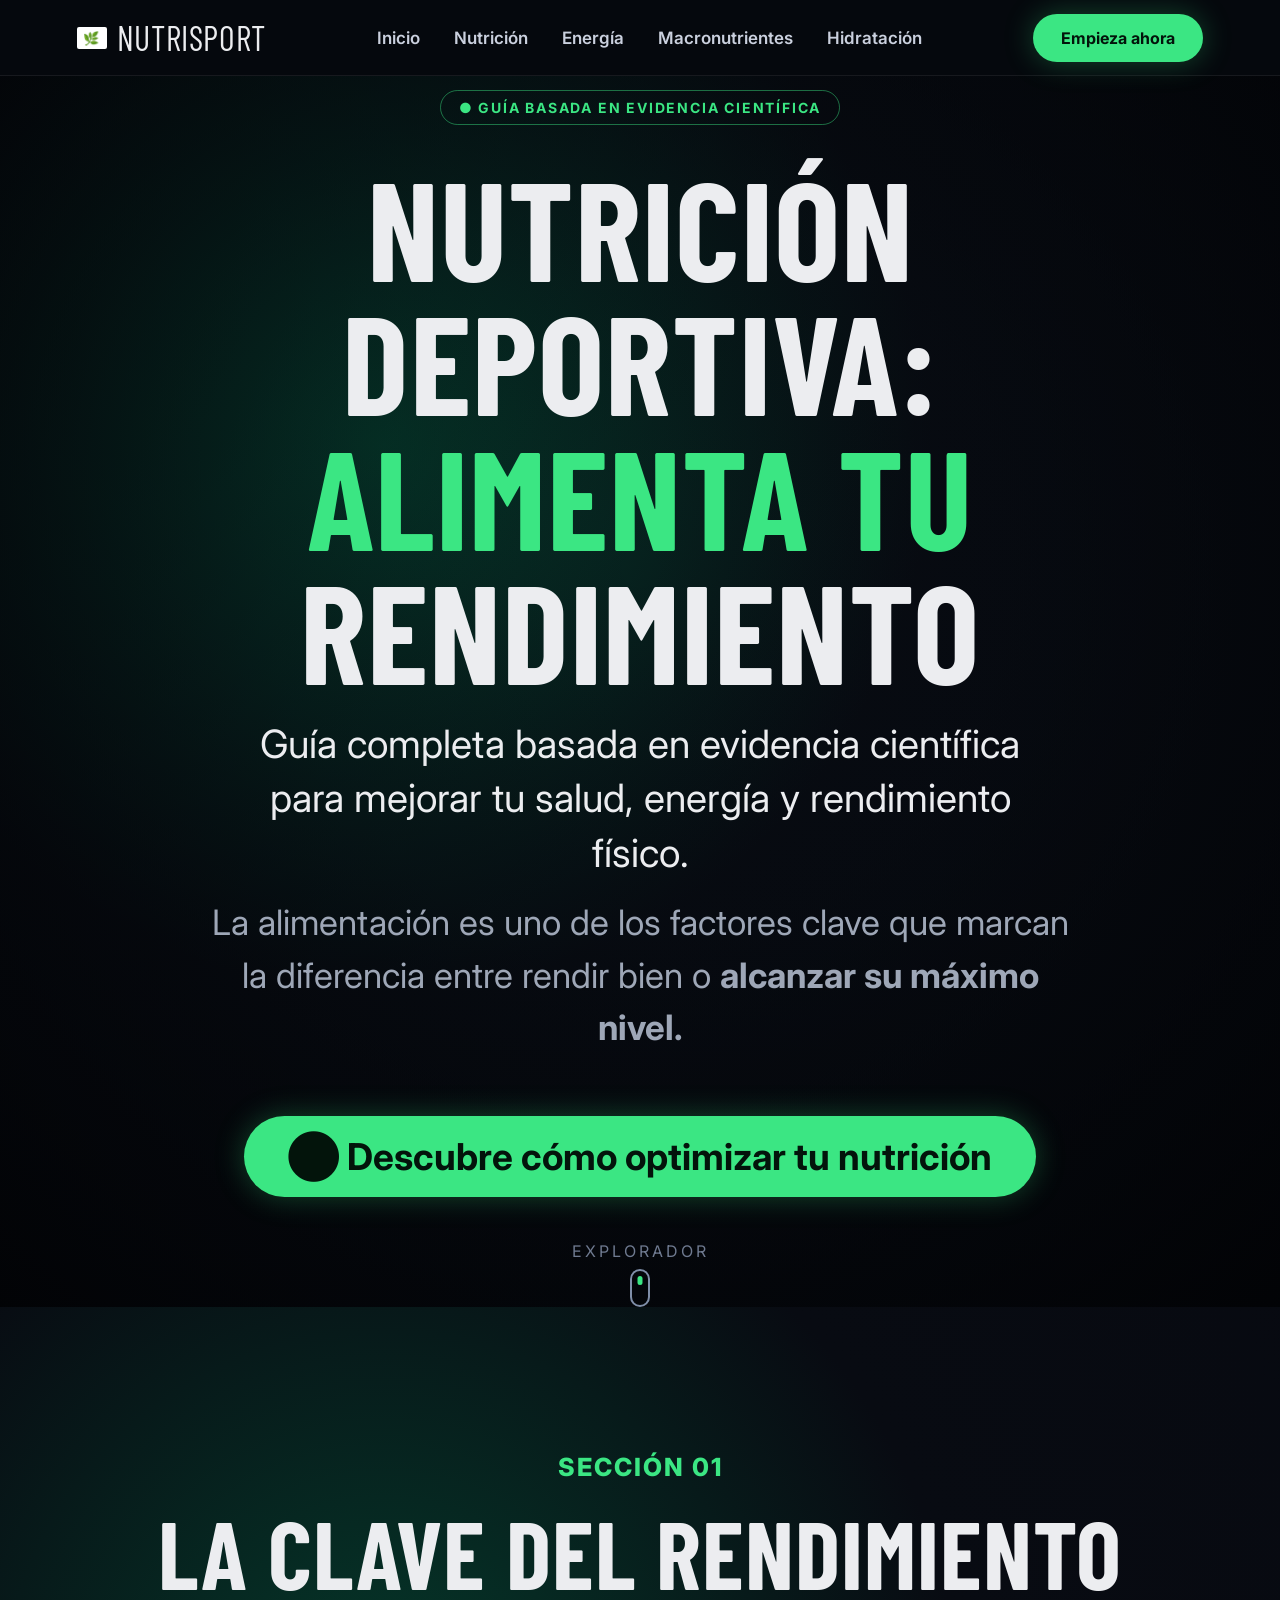
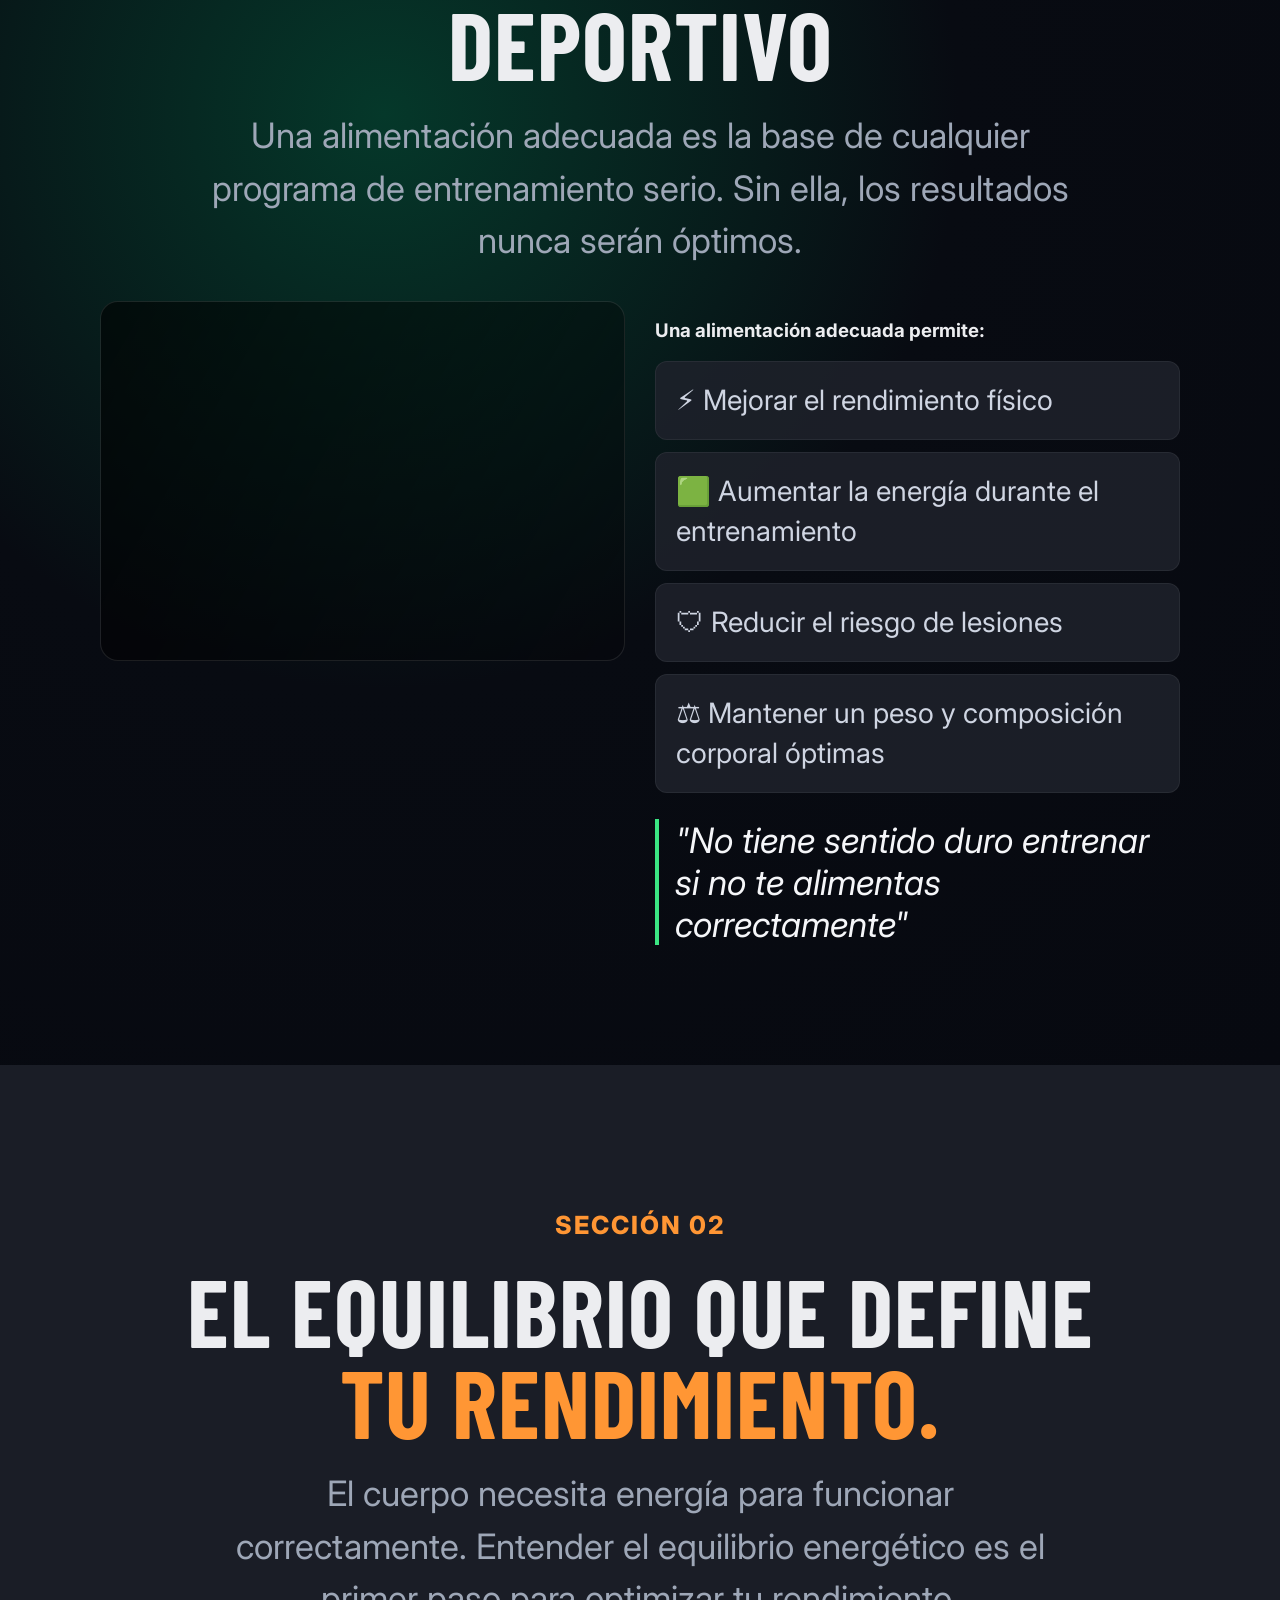
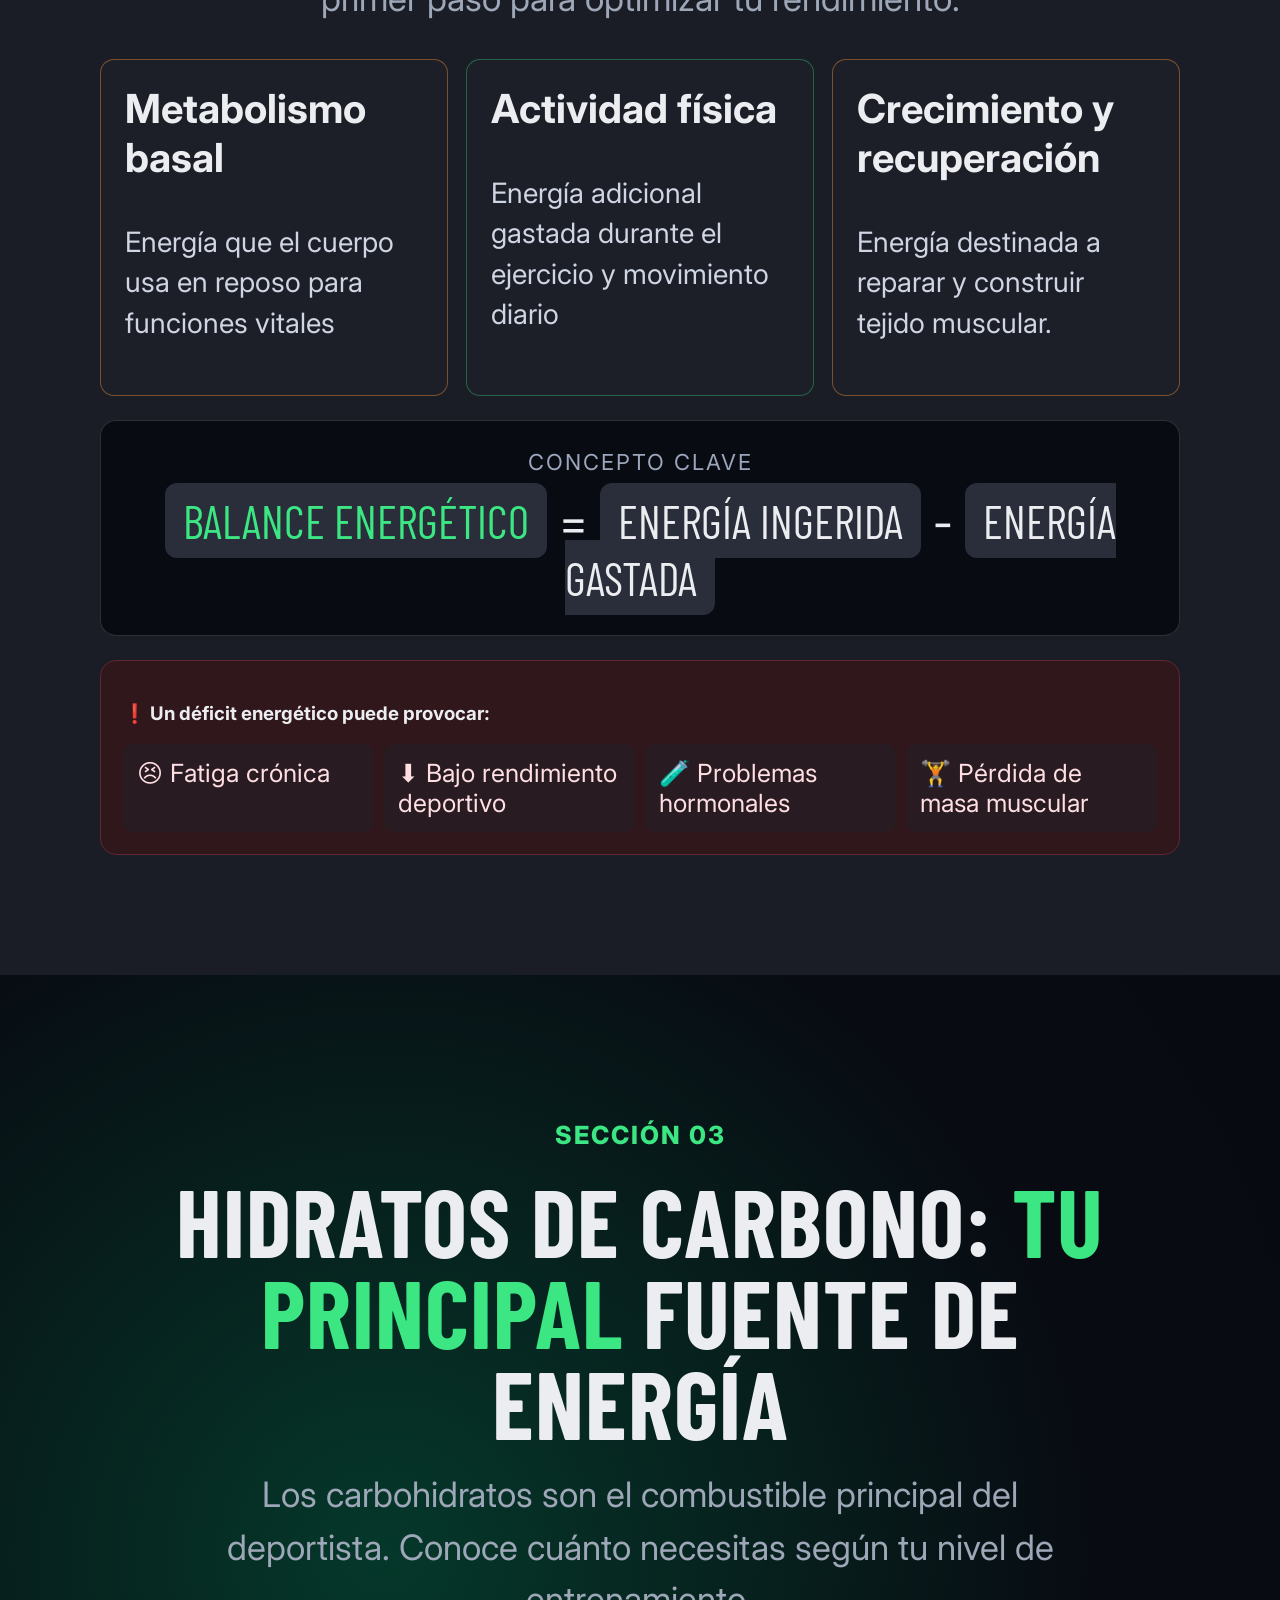
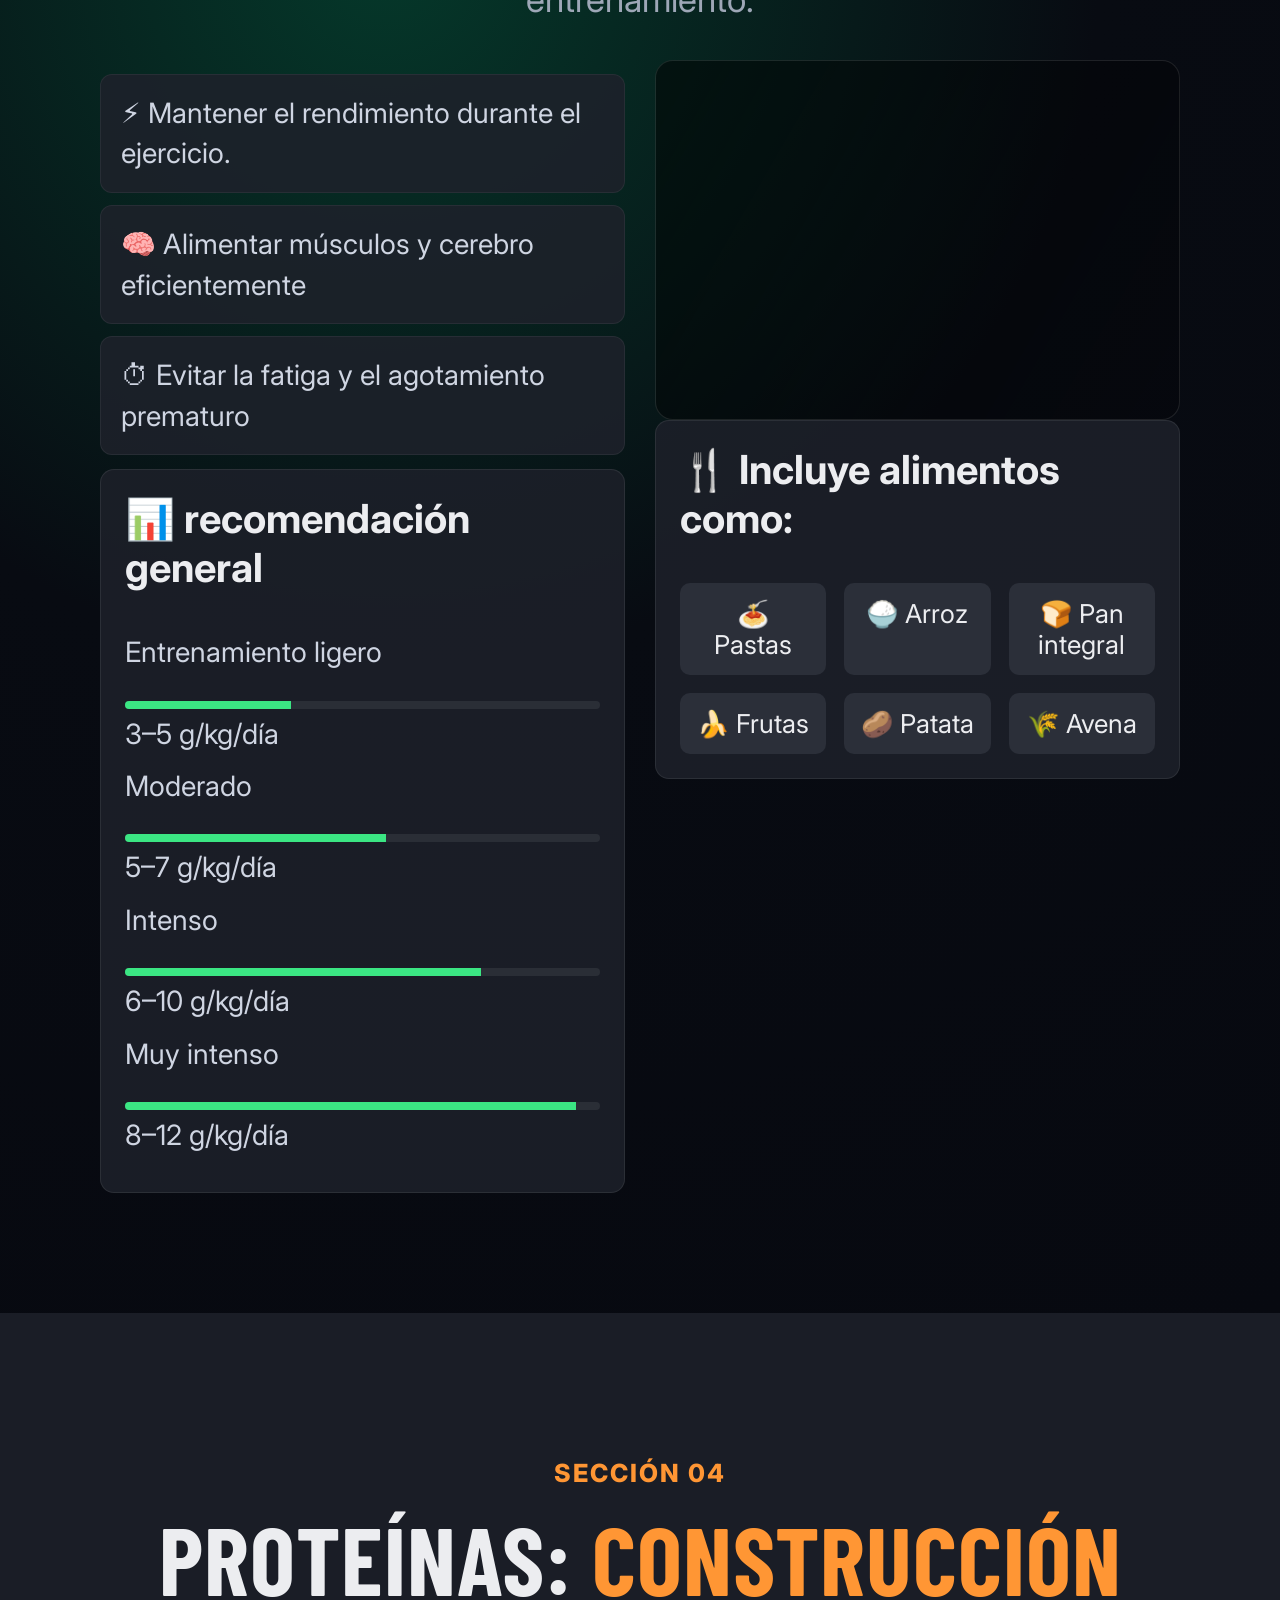
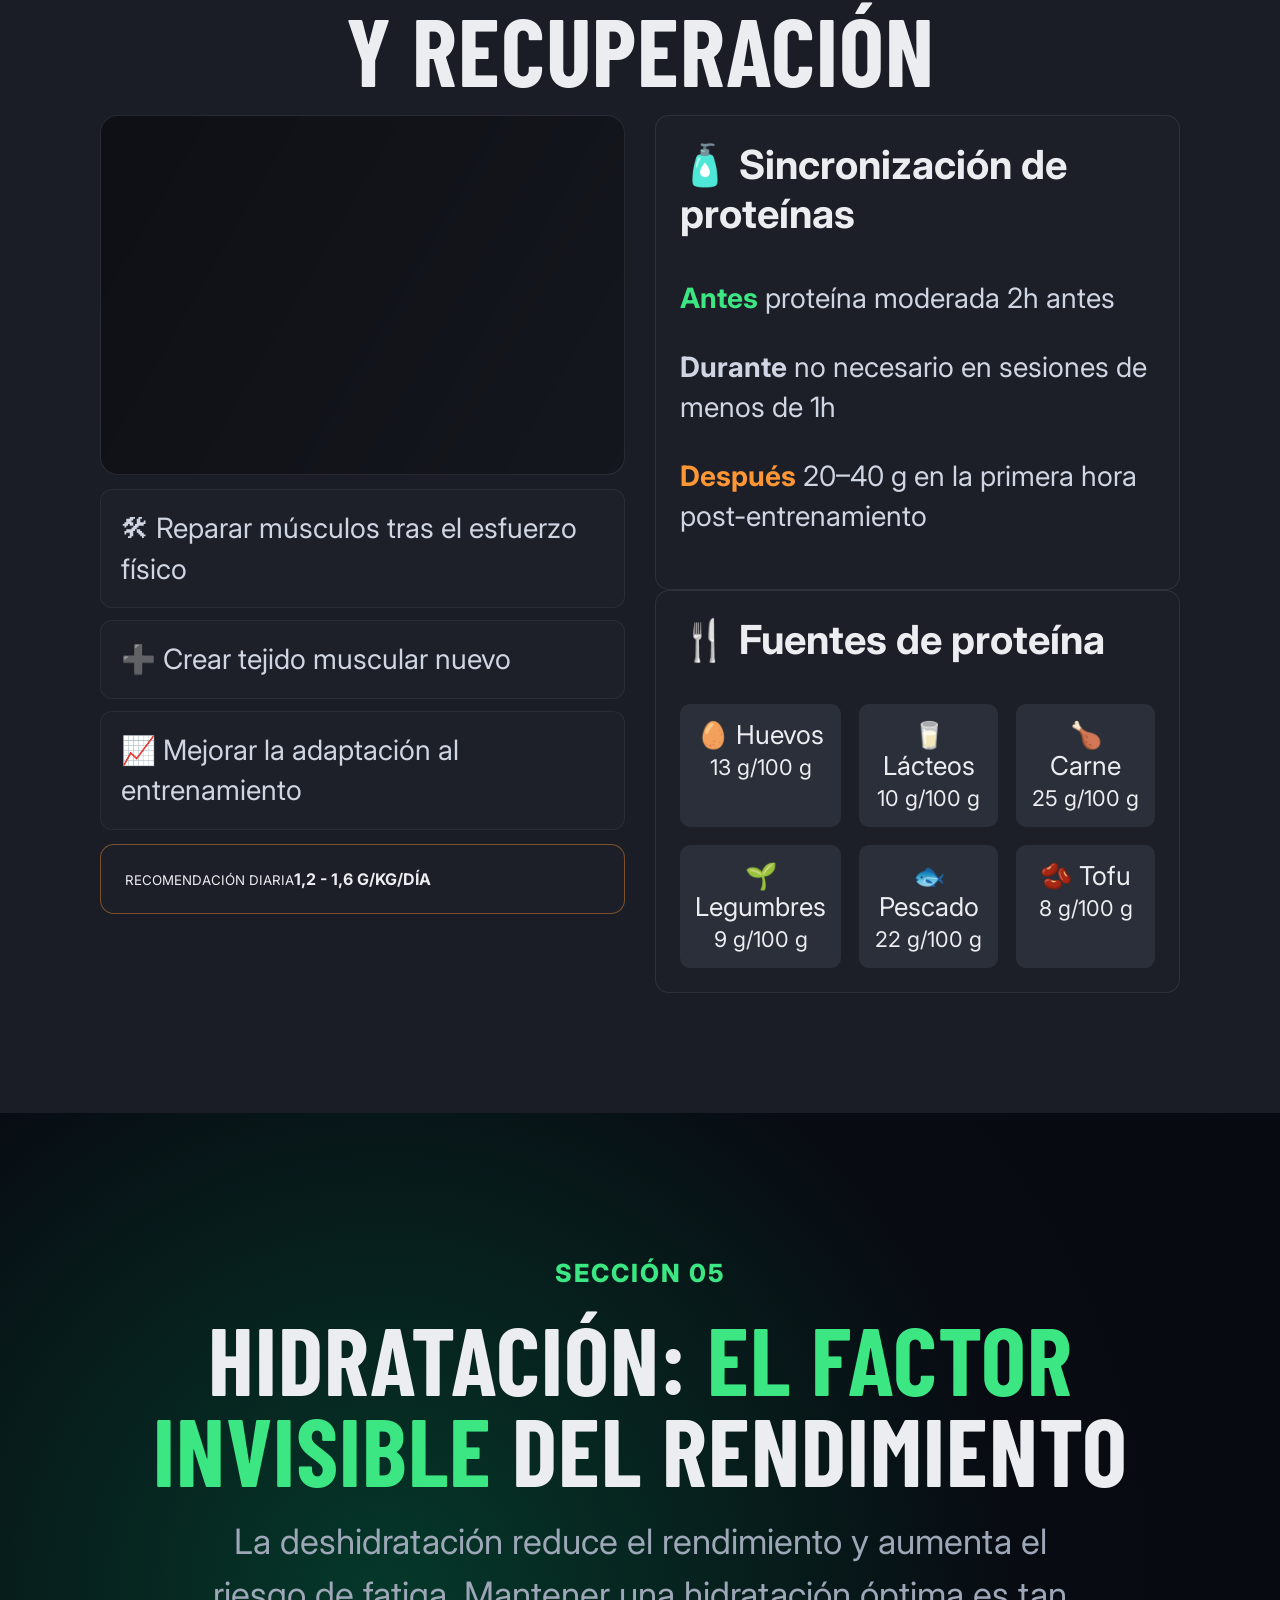
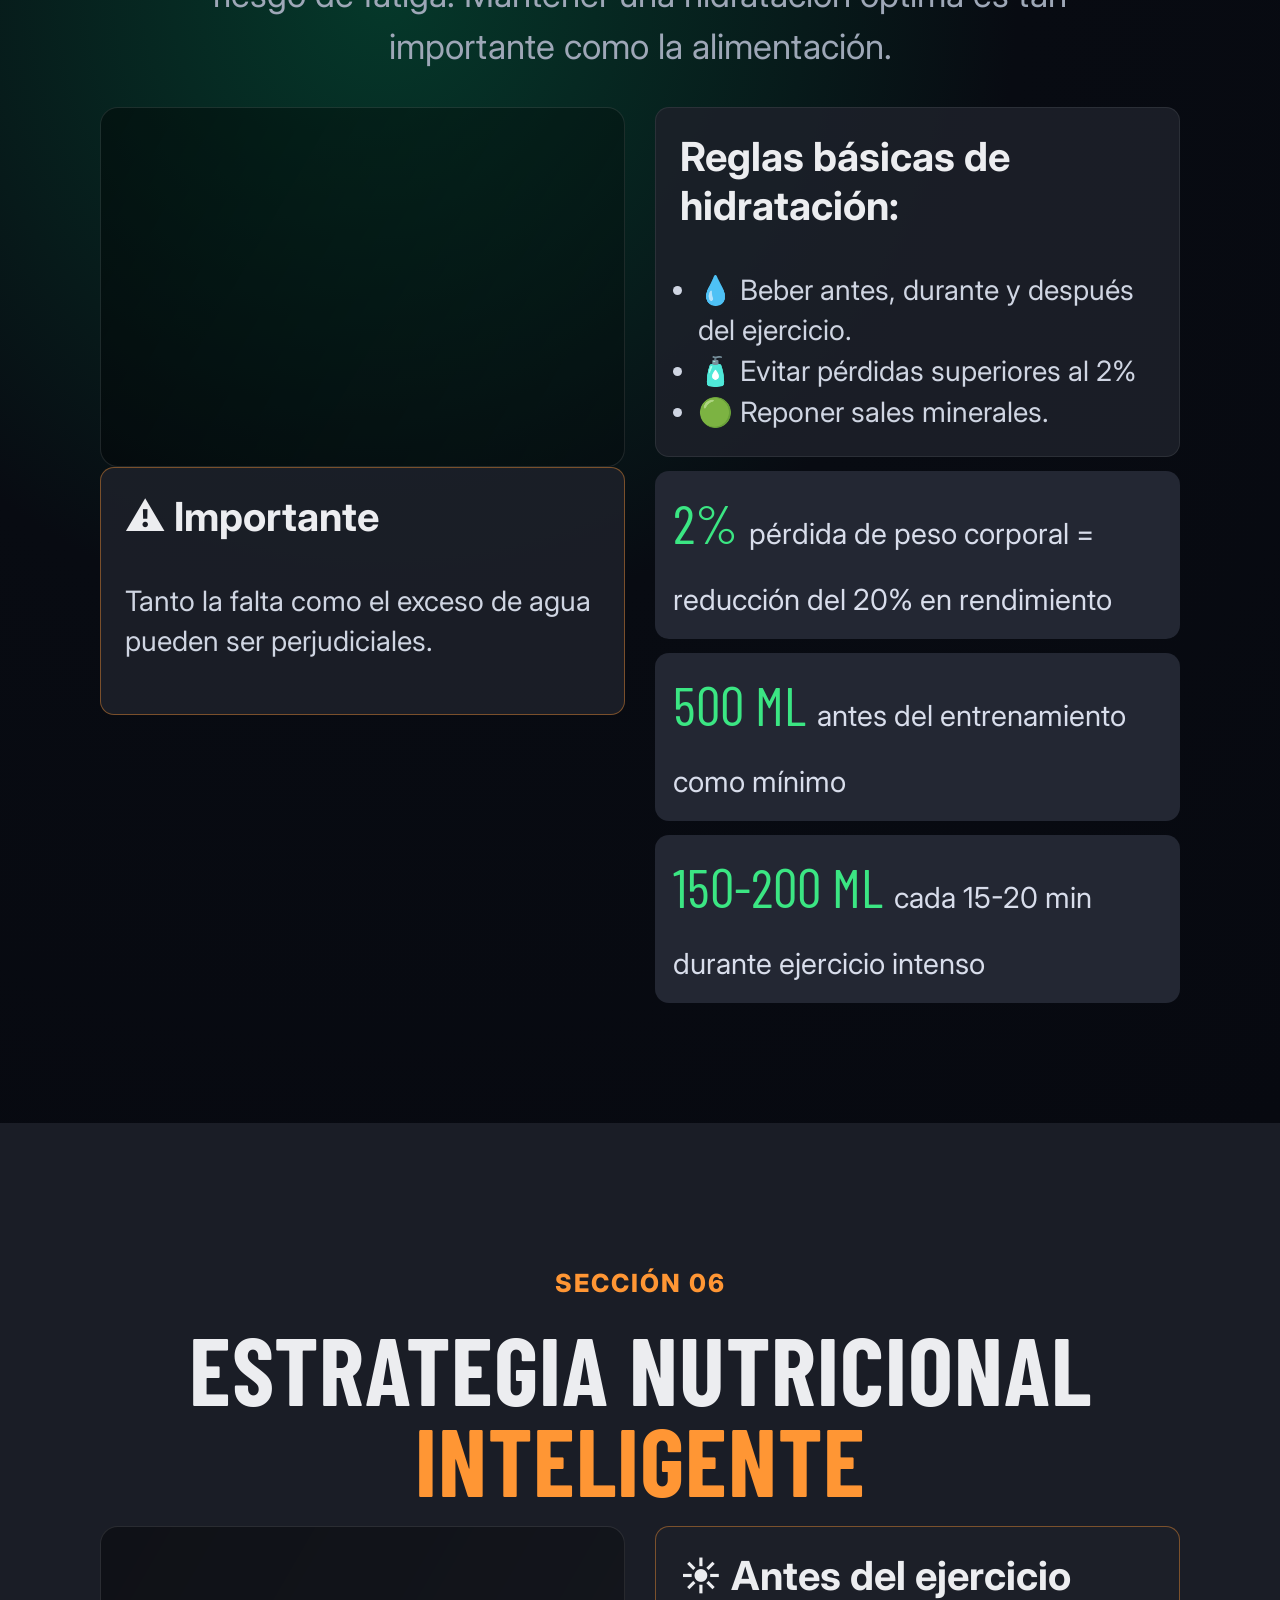
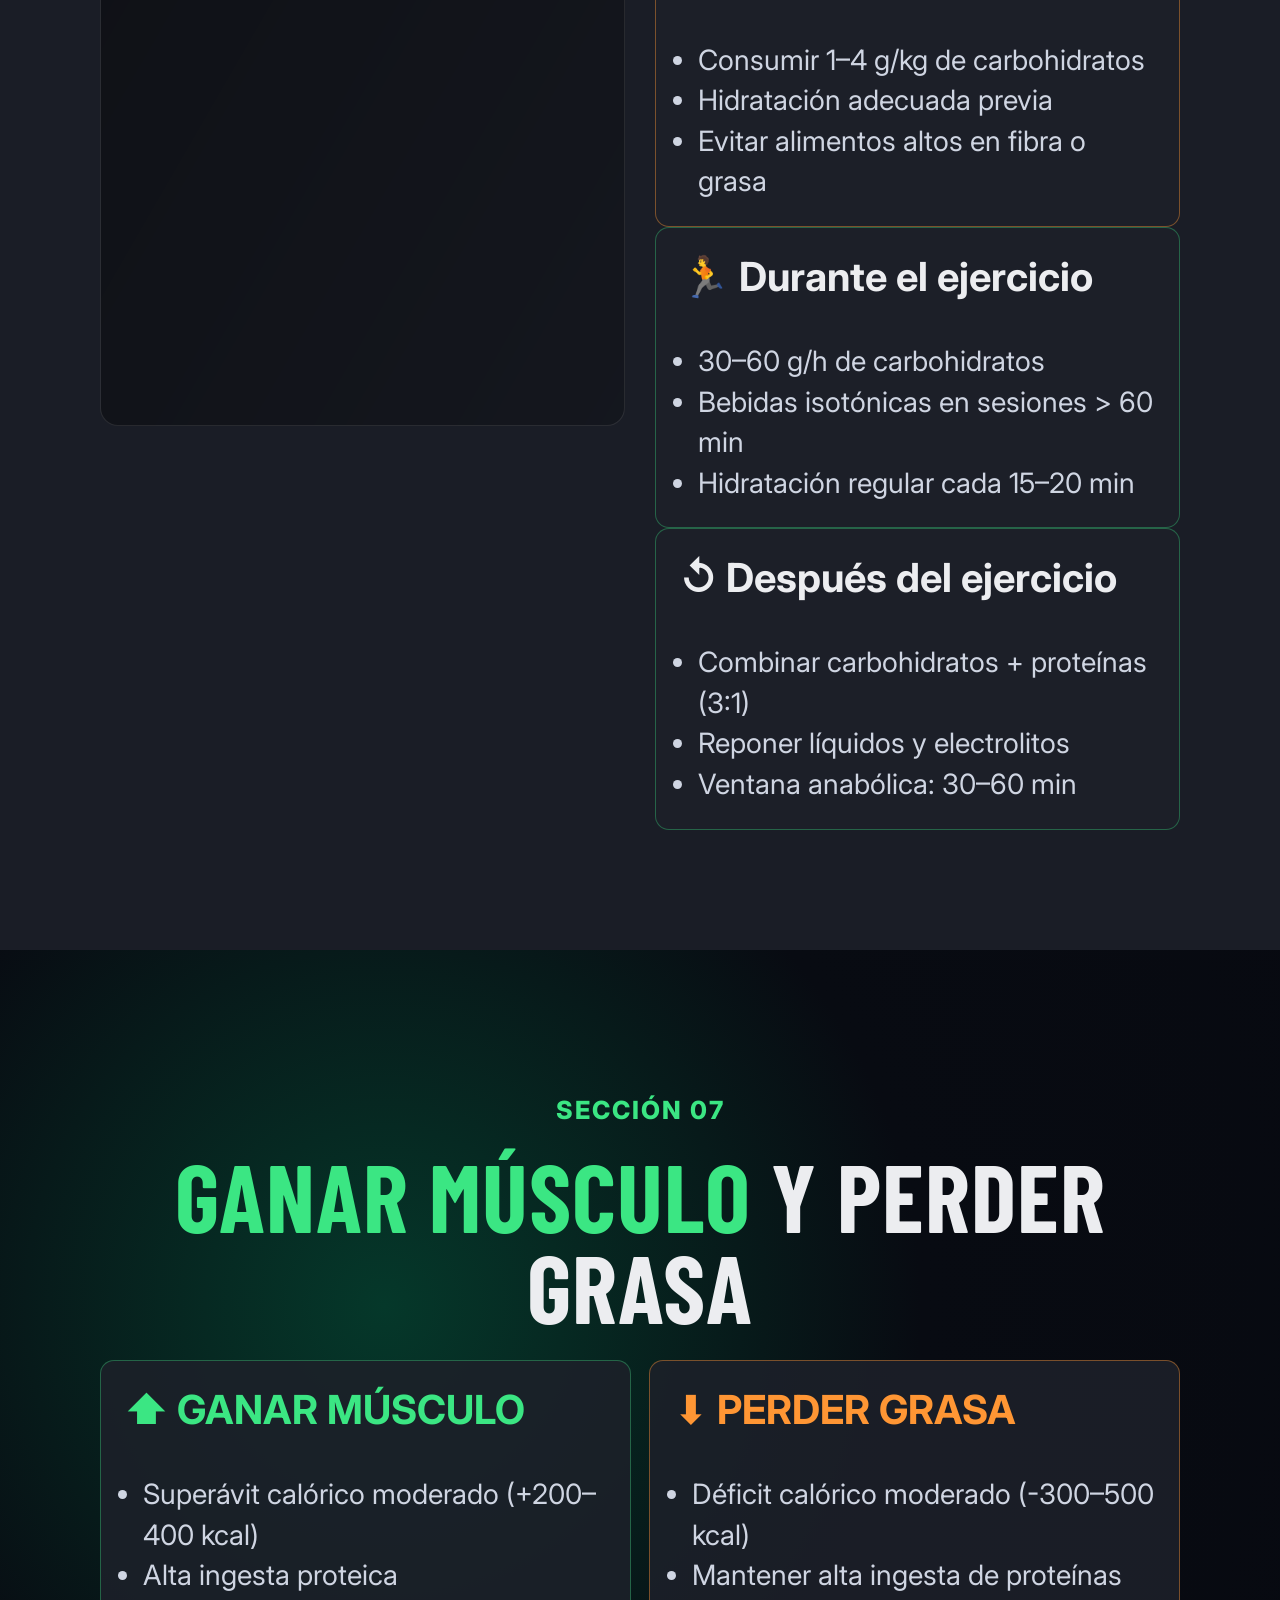
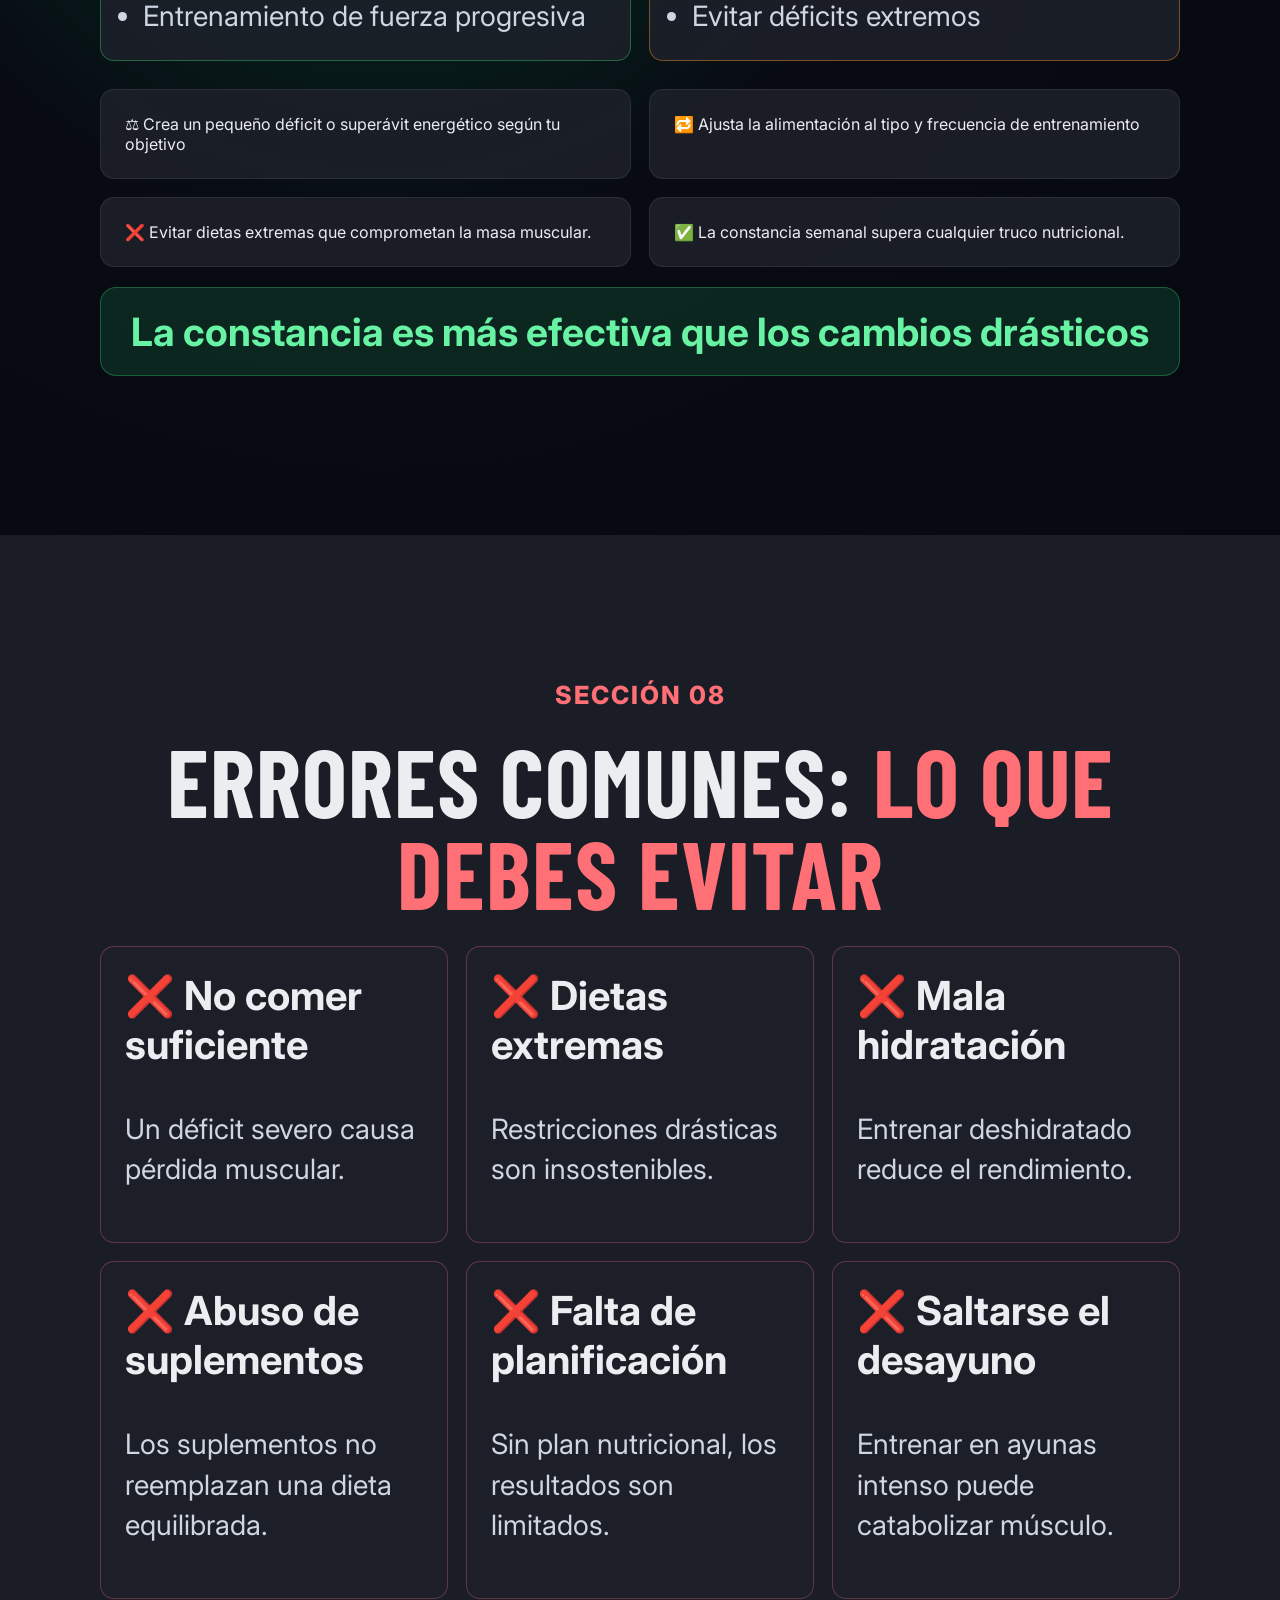
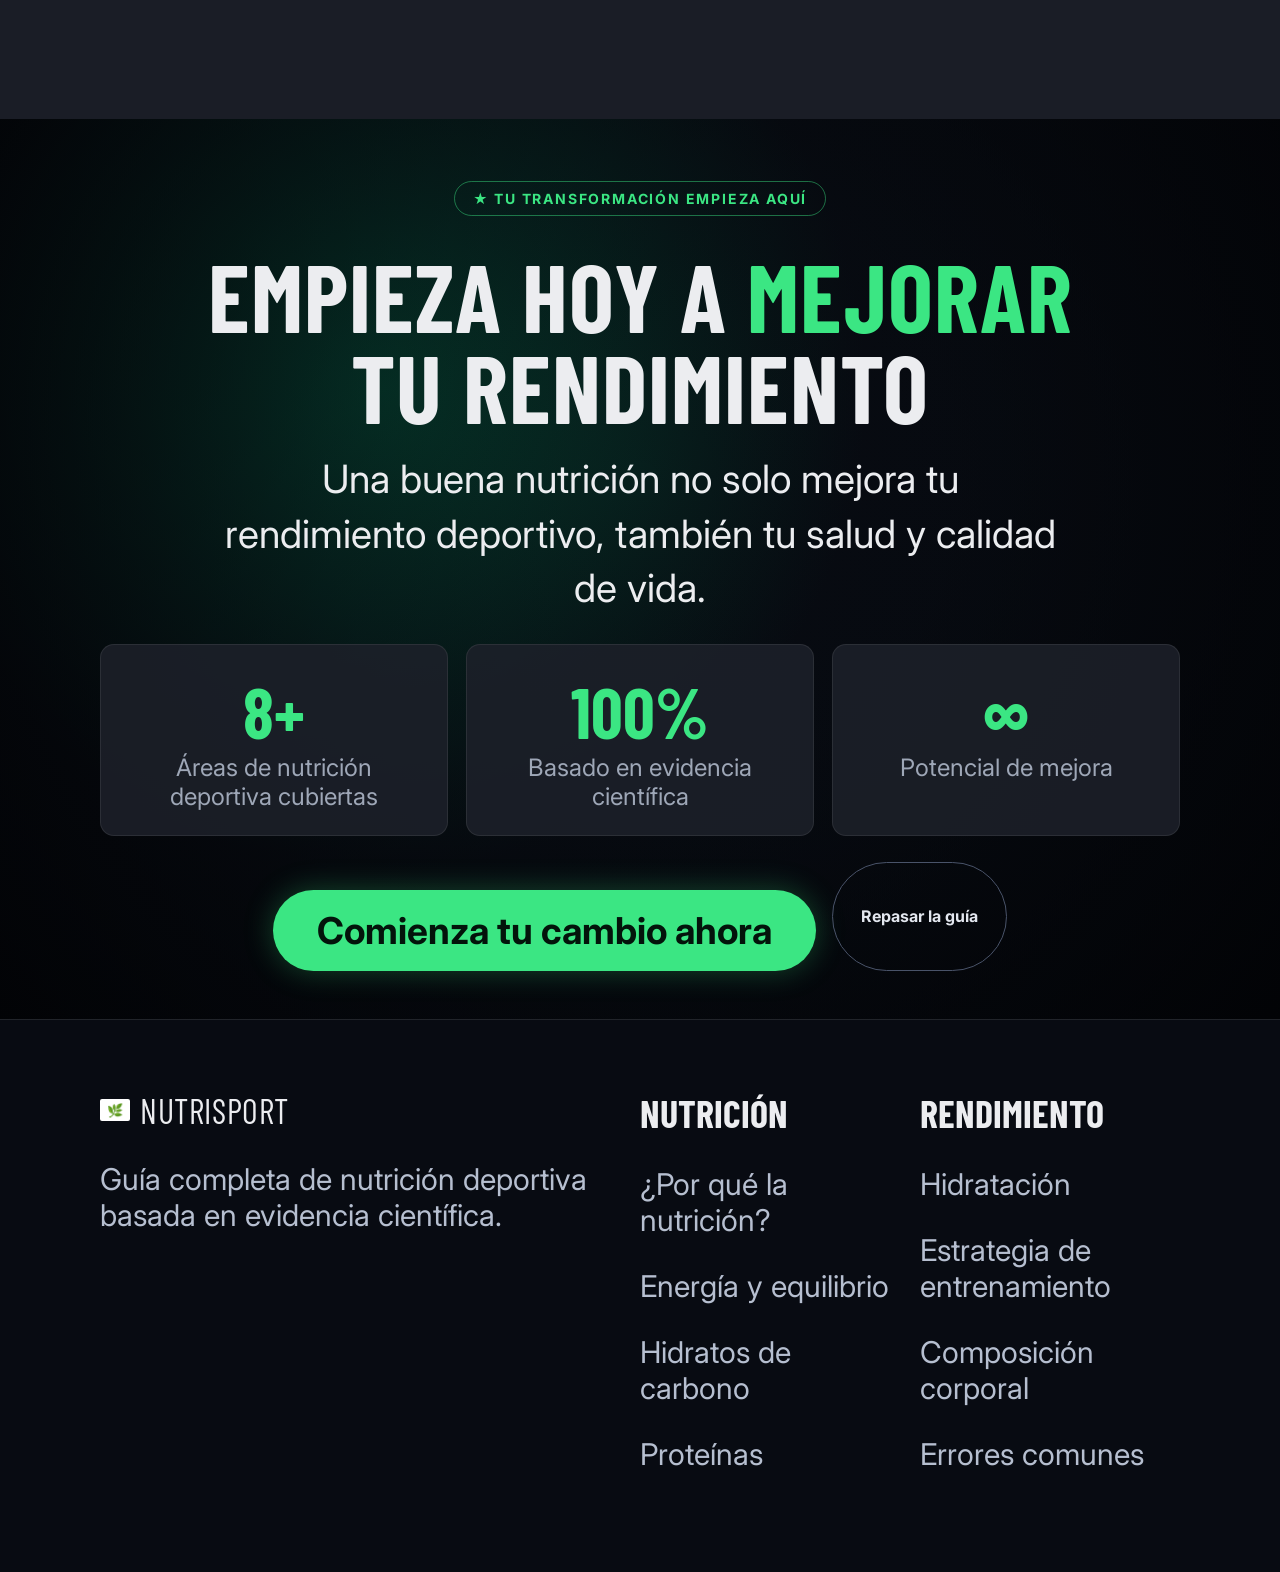
<file: index.HTML>
<!doctype html>
<html lang="es">
  <head>
    <meta charset="UTF-8" />
    <meta name="viewport" content="width=device-width, initial-scale=1.0" />
    <title>NutriSport | Nutrición deportiva</title>
    <link rel="preconnect" href="https://fonts.googleapis.com" />
    <link rel="preconnect" href="https://fonts.gstatic.com" crossorigin />
    <link href="https://fonts.googleapis.com/css2?family=Barlow+Condensed:wght@600;700;800&family=Inter:wght@400;500;600;700;800&display=swap" rel="stylesheet" />
    <link rel="stylesheet" href="NUTRIFIT.CSS" />
  </head>
  <body>
    <header class="topbar">
      <div class="brand">
        <div class="logo-box">🌿</div>
        <span>NUTRISPORT</span>
      </div>
      <nav>
        <a href="#inicio">Inicio</a>
        <a href="#seccion01">Nutrición</a>
        <a href="#seccion02">Energía</a>
        <a href="#seccion03">Macronutrientes</a>
        <a href="#seccion05">Hidratación</a>
      </nav>
      <a class="btn btn-green" href="#cta">Empieza ahora</a>
    </header>

    <main>
      <section id="inicio" class="hero dark-bg">
        <div class="hero-overlay"></div>
        <div class="container center">
          <p class="pill green">● GUÍA BASADA EN EVIDENCIA CIENTÍFICA</p>
          <h1>
            NUTRICIÓN DEPORTIVA:<br />
            <span class="green">ALIMENTA TU</span><br />
            RENDIMIENTO
          </h1>
          <p class="lead">Guía completa basada en evidencia científica para mejorar tu salud, energía y rendimiento físico.</p>
          <p class="sublead">La alimentación es uno de los factores clave que marcan la diferencia entre rendir bien o <strong>alcanzar su máximo nivel.</strong></p>
          <a class="btn btn-green big" href="#seccion01">⬤ Descubre cómo optimizar tu nutrición</a>
          <div class="scroll-indicator">EXPLORADOR<div class="mouse"></div></div>
        </div>
      </section>

      <section id="seccion01" class="section dark-bg">
        <div class="container">
          <p class="section-tag green">SECCIÓN 01</p>
          <h2>LA CLAVE DEL RENDIMIENTO DEPORTIVO</h2>
          <p class="section-text">Una alimentación adecuada es la base de cualquier programa de entrenamiento serio. Sin ella, los resultados nunca serán óptimos.</p>
          <div class="grid two">
            <div class="photo-card photo-1"></div>
            <div>
              <h3>Una alimentación adecuada permite:</h3>
              <ul class="list-card">
                <li>⚡ Mejorar el rendimiento físico</li>
                <li>🟩 Aumentar la energía durante el entrenamiento</li>
                <li>🛡 Reducir el riesgo de lesiones</li>
                <li>⚖ Mantener un peso y composición corporal óptimas</li>
              </ul>
              <blockquote>"No tiene sentido duro entrenar si no te alimentas correctamente"</blockquote>
            </div>
          </div>
        </div>
      </section>

      <section id="seccion02" class="section gray-bg">
        <div class="container">
          <p class="section-tag orange">SECCIÓN 02</p>
          <h2>EL EQUILIBRIO QUE DEFINE <span class="orange">TU RENDIMIENTO.</span></h2>
          <p class="section-text">El cuerpo necesita energía para funcionar correctamente. Entender el equilibrio energético es el primer paso para optimizar tu rendimiento.</p>
          <div class="cards three">
            <article class="card orange-border"><h3>Metabolismo basal</h3><p>Energía que el cuerpo usa en reposo para funciones vitales</p></article>
            <article class="card green-border"><h3>Actividad física</h3><p>Energía adicional gastada durante el ejercicio y movimiento diario</p></article>
            <article class="card orange-border"><h3>Crecimiento y recuperación</h3><p>Energía destinada a reparar y construir tejido muscular.</p></article>
          </div>
          <div class="formula">
            <small>CONCEPTO CLAVE</small>
            <div><span class="chip green">BALANCE ENERGÉTICO</span> = <span class="chip">ENERGÍA INGERIDA</span> - <span class="chip">ENERGÍA GASTADA</span></div>
          </div>
          <div class="warning-box">
            <h3>❗ Un déficit energético puede provocar:</h3>
            <div class="chips">
              <span>😣 Fatiga crónica</span><span>⬇ Bajo rendimiento deportivo</span><span>🧪 Problemas hormonales</span><span>🏋️ Pérdida de masa muscular</span>
            </div>
          </div>
        </div>
      </section>

      <section id="seccion03" class="section dark-bg">
        <div class="container">
          <p class="section-tag green">SECCIÓN 03</p>
          <h2>HIDRATOS DE CARBONO: <span class="green">TU PRINCIPAL</span> FUENTE DE ENERGÍA</h2>
          <p class="section-text">Los carbohidratos son el combustible principal del deportista. Conoce cuánto necesitas según tu nivel de entrenamiento.</p>
          <div class="grid two">
            <div>
              <ul class="list-card">
                <li>⚡ Mantener el rendimiento durante el ejercicio.</li>
                <li>🧠 Alimentar músculos y cerebro eficientemente</li>
                <li>⏱ Evitar la fatiga y el agotamiento prematuro</li>
              </ul>
              <div class="card meters">
                <h3>📊 recomendación general</h3>
                <p>Entrenamiento ligero <progress value="35" max="100"></progress> 3–5 g/kg/día</p>
                <p>Moderado <progress value="55" max="100"></progress> 5–7 g/kg/día</p>
                <p>Intenso <progress value="75" max="100"></progress> 6–10 g/kg/día</p>
                <p>Muy intenso <progress value="95" max="100"></progress> 8–12 g/kg/día</p>
              </div>
            </div>
            <div>
              <div class="photo-card photo-2"></div>
              <div class="card food-grid">
                <h3>🍴 Incluye alimentos como:</h3>
                <div class="cards three mini"><span>🍝 Pastas</span><span>🍚 Arroz</span><span>🍞 Pan integral</span><span>🍌 Frutas</span><span>🥔 Patata</span><span>🌾 Avena</span></div>
              </div>
            </div>
          </div>
        </div>
      </section>

      <section id="seccion04" class="section gray-bg">
        <div class="container">
          <p class="section-tag orange">SECCIÓN 04</p>
          <h2>PROTEÍNAS: <span class="orange">CONSTRUCCIÓN</span> Y RECUPERACIÓN</h2>
          <div class="grid two">
            <div>
              <div class="photo-card photo-3"></div>
              <ul class="list-card">
                <li>🛠 Reparar músculos tras el esfuerzo físico</li>
                <li>➕ Crear tejido muscular nuevo</li>
                <li>📈 Mejorar la adaptación al entrenamiento</li>
              </ul>
              <div class="card orange-border center-card"><small>RECOMENDACIÓN DIARIA</small><strong>1,2 - 1,6 G/KG/DÍA</strong></div>
            </div>
            <div>
              <div class="card">
                <h3>🧴 Sincronización de proteínas</h3>
                <p><strong class="green">Antes</strong> proteína moderada 2h antes</p>
                <p><strong>Durante</strong> no necesario en sesiones de menos de 1h</p>
                <p><strong class="orange">Después</strong> 20–40 g en la primera hora post-entrenamiento</p>
              </div>
              <div class="card food-grid">
                <h3>🍴 Fuentes de proteína</h3>
                <div class="cards three mini"><span>🥚 Huevos<br /><small>13 g/100 g</small></span><span>🥛 Lácteos<br /><small>10 g/100 g</small></span><span>🍗 Carne<br /><small>25 g/100 g</small></span><span>🌱 Legumbres<br /><small>9 g/100 g</small></span><span>🐟 Pescado<br /><small>22 g/100 g</small></span><span>🫘 Tofu<br /><small>8 g/100 g</small></span></div>
              </div>
            </div>
          </div>
        </div>
      </section>

      <section id="seccion05" class="section dark-bg">
        <div class="container">
          <p class="section-tag green">SECCIÓN 05</p>
          <h2>HIDRATACIÓN: <span class="green">EL FACTOR INVISIBLE</span> DEL RENDIMIENTO</h2>
          <p class="section-text">La deshidratación reduce el rendimiento y aumenta el riesgo de fatiga. Mantener una hidratación óptima es tan importante como la alimentación.</p>
          <div class="grid two">
            <div>
              <div class="photo-card photo-4"></div>
              <div class="card orange-border"><h3>⚠ Importante</h3><p>Tanto la falta como el exceso de agua pueden ser perjudiciales.</p></div>
            </div>
            <div>
              <div class="card"><h3>Reglas básicas de hidratación:</h3><ul class="plain"><li>💧 Beber antes, durante y después del ejercicio.</li><li>🧴 Evitar pérdidas superiores al 2%</li><li>🟢 Reponer sales minerales.</li></ul></div>
              <div class="kpi">2% <span>pérdida de peso corporal = reducción del 20% en rendimiento</span></div>
              <div class="kpi">500 ML <span>antes del entrenamiento como mínimo</span></div>
              <div class="kpi">150-200 ML <span>cada 15-20 min durante ejercicio intenso</span></div>
            </div>
          </div>
        </div>
      </section>

      <section id="seccion06" class="section gray-bg">
        <div class="container">
          <p class="section-tag orange">SECCIÓN 06</p>
          <h2>ESTRATEGIA NUTRICIONAL <span class="orange">INTELIGENTE</span></h2>
          <div class="grid two">
            <div class="photo-card photo-5"></div>
            <div>
              <div class="card orange-border"><h3>☀ Antes del ejercicio</h3><ul class="plain"><li>Consumir 1–4 g/kg de carbohidratos</li><li>Hidratación adecuada previa</li><li>Evitar alimentos altos en fibra o grasa</li></ul></div>
              <div class="card green-border"><h3>🏃 Durante el ejercicio</h3><ul class="plain"><li>30–60 g/h de carbohidratos</li><li>Bebidas isotónicas en sesiones > 60 min</li><li>Hidratación regular cada 15–20 min</li></ul></div>
              <div class="card green-border"><h3>↺ Después del ejercicio</h3><ul class="plain"><li>Combinar carbohidratos + proteínas (3:1)</li><li>Reponer líquidos y electrolitos</li><li>Ventana anabólica: 30–60 min</li></ul></div>
            </div>
          </div>
        </div>
      </section>

      <section id="seccion07" class="section dark-bg">
        <div class="container">
          <p class="section-tag green">SECCIÓN 07</p>
          <h2><span class="green">GANAR MÚSCULO</span> Y PERDER GRASA</h2>
          <div class="cards two">
            <div class="card green-border"><h3 class="green">⬆ GANAR MÚSCULO</h3><ul class="plain"><li>Superávit calórico moderado (+200–400 kcal)</li><li>Alta ingesta proteica</li><li>Entrenamiento de fuerza progresiva</li></ul></div>
            <div class="card orange-border"><h3 class="orange">⬇ PERDER GRASA</h3><ul class="plain"><li>Déficit calórico moderado (-300–500 kcal)</li><li>Mantener alta ingesta de proteínas</li><li>Evitar déficits extremos</li></ul></div>
          </div>
          <div class="cards two">
            <div class="card">⚖ Crea un pequeño déficit o superávit energético según tu objetivo</div>
            <div class="card">🔁 Ajusta la alimentación al tipo y frecuencia de entrenamiento</div>
            <div class="card">❌ Evitar dietas extremas que comprometan la masa muscular.</div>
            <div class="card">✅ La constancia semanal supera cualquier truco nutricional.</div>
          </div>
          <p class="highlight">La constancia es más efectiva que los cambios drásticos</p>
        </div>
      </section>

      <section id="seccion08" class="section gray-bg">
        <div class="container">
          <p class="section-tag red">SECCIÓN 08</p>
          <h2>ERRORES COMUNES: <span class="red">LO QUE DEBES EVITAR</span></h2>
          <div class="cards three">
            <div class="card red-border"><h3>❌ No comer suficiente</h3><p>Un déficit severo causa pérdida muscular.</p></div>
            <div class="card red-border"><h3>❌ Dietas extremas</h3><p>Restricciones drásticas son insostenibles.</p></div>
            <div class="card red-border"><h3>❌ Mala hidratación</h3><p>Entrenar deshidratado reduce el rendimiento.</p></div>
            <div class="card red-border"><h3>❌ Abuso de suplementos</h3><p>Los suplementos no reemplazan una dieta equilibrada.</p></div>
            <div class="card red-border"><h3>❌ Falta de planificación</h3><p>Sin plan nutricional, los resultados son limitados.</p></div>
            <div class="card red-border"><h3>❌ Saltarse el desayuno</h3><p>Entrenar en ayunas intenso puede catabolizar músculo.</p></div>
          </div>
        </div>
      </section>

      <section id="cta" class="hero final dark-bg">
        <div class="hero-overlay"></div>
        <div class="container center">
          <p class="pill green">★ TU TRANSFORMACIÓN EMPIEZA AQUÍ</p>
          <h2>EMPIEZA HOY A <span class="green">MEJORAR</span><br />TU RENDIMIENTO</h2>
          <p class="lead">Una buena nutrición no solo mejora tu rendimiento deportivo, también tu salud y calidad de vida.</p>
          <div class="cards three stats"><div class="card"><strong>8+</strong><span>Áreas de nutrición deportiva cubiertas</span></div><div class="card"><strong>100%</strong><span>Basado en evidencia científica</span></div><div class="card"><strong>∞</strong><span>Potencial de mejora</span></div></div>
          <div class="cta-row"><a class="btn btn-green big" href="#inicio">Comienza tu cambio ahora</a><a class="btn btn-outline" href="#seccion01">Repasar la guía</a></div>
        </div>
      </section>
    </main>

    <footer>
      <div class="container footer-grid">
        <div>
          <div class="brand"><div class="logo-box">🌿</div><span>NUTRISPORT</span></div>
          <p>Guía completa de nutrición deportiva basada en evidencia científica.</p>
        </div>
        <div><h4>NUTRICIÓN</h4><p>¿Por qué la nutrición?</p><p>Energía y equilibrio</p><p>Hidratos de carbono</p><p>Proteínas</p></div>
        <div><h4>RENDIMIENTO</h4><p>Hidratación</p><p>Estrategia de entrenamiento</p><p>Composición corporal</p><p>Errores comunes</p></div>
      </div>
    </footer>
  </body>
</html>
</file>
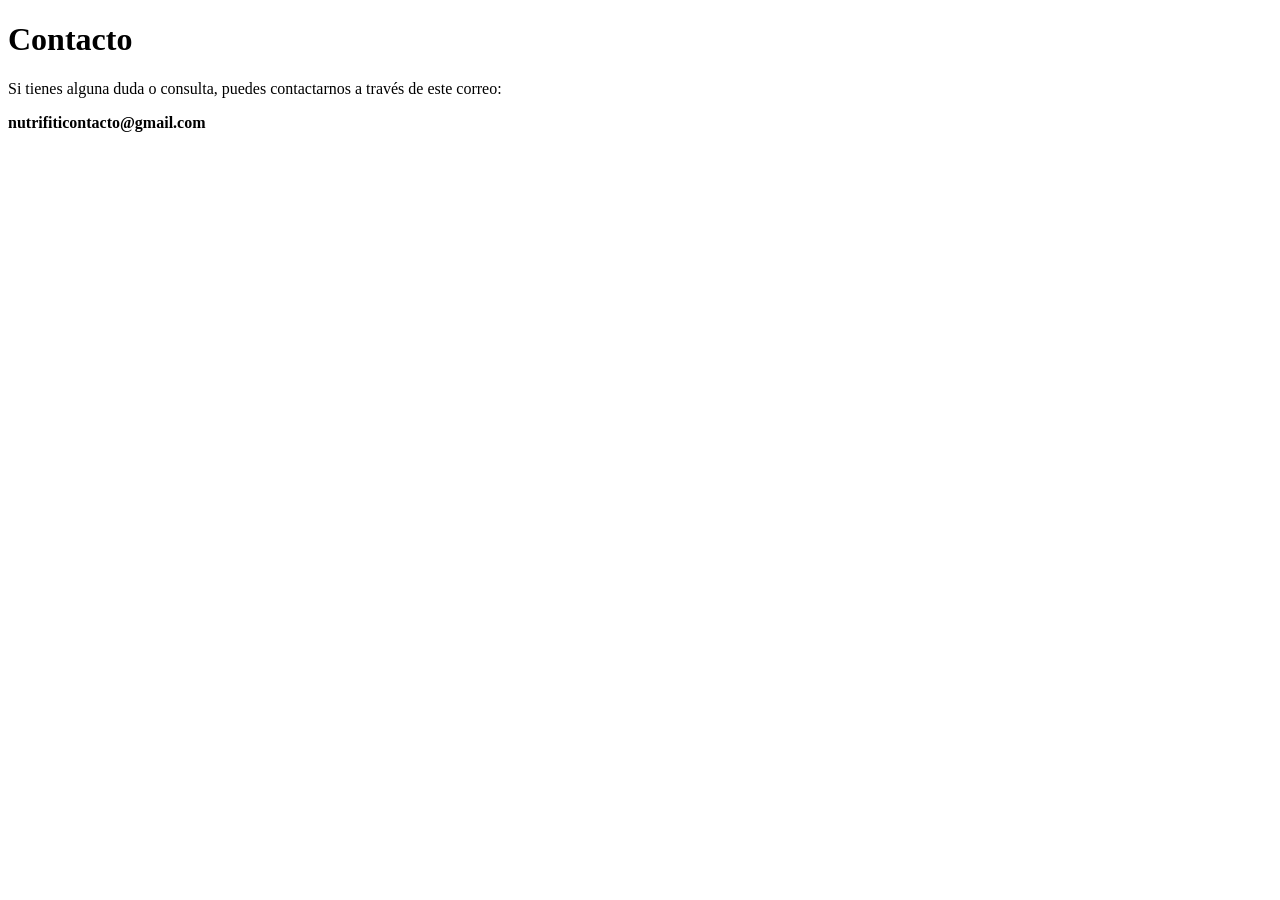
<file: contacto.html>
<!DOCTYPE html>
<html lang="es">
<head>
  <meta charset="UTF-8">
  <title>Contacto</title>
</head>
<body>

<h1>Contacto</h1>

<p>Si tienes alguna duda o consulta, puedes contactarnos a través de este correo:</p>

<p><strong>nutrifiticontacto@gmail.com</strong></p>

</body>
</html>
</file>
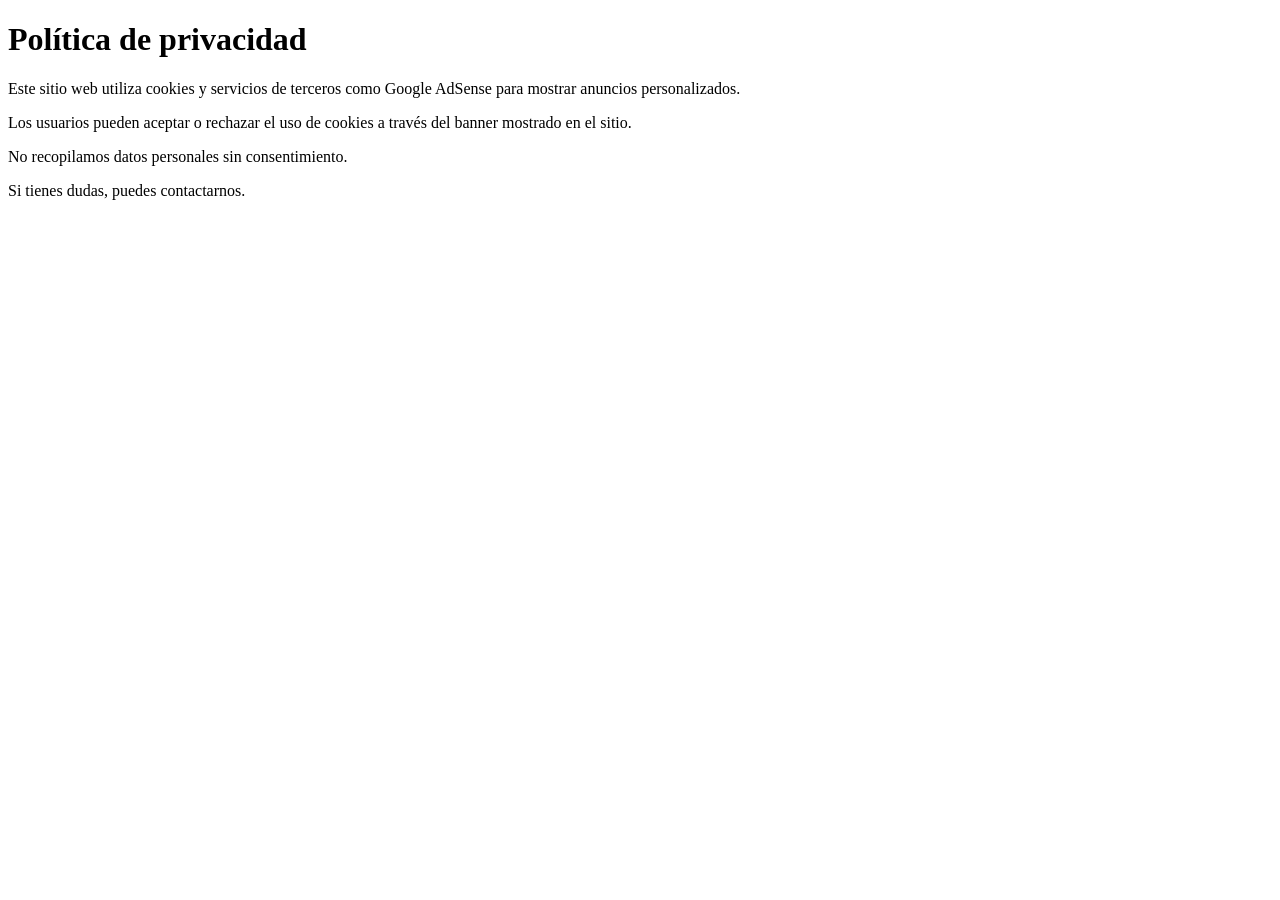
<file: privacidad.html>
<!DOCTYPE html>
<html lang="es">
<head>
  <meta charset="UTF-8">
  <title>Política de privacidad</title>
</head>
<body>

<h1>Política de privacidad</h1>

<p>Este sitio web utiliza cookies y servicios de terceros como Google AdSense para mostrar anuncios personalizados.</p>

<p>Los usuarios pueden aceptar o rechazar el uso de cookies a través del banner mostrado en el sitio.</p>

<p>No recopilamos datos personales sin consentimiento.</p>

<p>Si tienes dudas, puedes contactarnos.</p>

</body>
</html>
</file>
<file: NUTRIFIT.CSS>
:root {
  --bg: #080b12;
  --bg-soft: #171a23;
  --card: #1d2029;
  --text: #ecedf0;
  --muted: #9ea7b7;
  --green: #3be683;
  --green-deep: #1e9f58;
  --orange: #ff9634;
  --red: #ff6f76;
}
* { box-sizing: border-box; }
html, body { margin: 0; padding: 0; background: var(--bg); color: var(--text); font-family: Inter, system-ui, sans-serif; scroll-behavior: smooth; }
a { color: inherit; text-decoration: none; }
.container { width: min(1080px, 92vw); margin: 0 auto; }
.topbar { position: sticky; top: 0; z-index: 10; height: 76px; background: rgba(6,9,14,.92); backdrop-filter: blur(7px); border-bottom: 1px solid rgba(255,255,255,.07); display: flex; align-items: center; justify-content: space-between; padding: 0 6vw; }
.brand { display: flex; align-items: center; gap: 10px; font-family: "Barlow Condensed", sans-serif; font-size: 34px; letter-spacing: .6px; }
.logo-box { width: 30px; height: 22px; font-size: 13px; display: grid; place-items: center; background: #fff; border-radius: 2px; }
nav { display: flex; gap: 34px; color: #cad0de; font-weight: 600; }
nav a { font-size: 17px; }
.btn { display: inline-flex; align-items: center; justify-content: center; border-radius: 999px; padding: 14px 28px; font-weight: 700; }
.btn-green { background: var(--green); color: #03140b; box-shadow: 0 0 30px rgba(59,230,131,.28); }
.btn-outline { border: 1px solid #495369; color: #e3e7ef; }
.hero { min-height: 100vh; position: relative; display: grid; place-items: center; text-align: center; overflow: hidden; }
.dark-bg { background: radial-gradient(circle at 30% 30%, #05382a 0%, #080b12 44%, #070910 100%); }
.gray-bg { background: #1a1d26; }
.hero-overlay { position: absolute; inset: 0; background: radial-gradient(circle at 50% 40%, transparent 0, rgba(4,9,13,.3) 38%, rgba(1,2,4,.85) 100%); }
.center { position: relative; z-index: 2; }
.pill { display: inline-block; border: 1px solid rgba(59,230,131,.45); border-radius: 999px; padding: 8px 18px; letter-spacing: 1.8px; font-weight: 700; font-size: 14px; }
.green { color: var(--green); }
.orange { color: var(--orange); }
.red { color: var(--red); }
h1, h2 { font-family: "Barlow Condensed", sans-serif; text-transform: uppercase; letter-spacing: 1px; line-height: .96; margin: 20px auto; max-width: 980px; }
h1 { font-size: clamp(72px, 11vw, 140px); }
h2 { font-size: clamp(58px, 8vw, 95px); text-align: center; }
.lead { font-size: 39px; line-height: 1.4; max-width: 840px; margin: 16px auto; }
.sublead, .section-text { color: var(--muted); font-size: 35px; line-height: 1.5; max-width: 860px; margin: 10px auto 34px; text-align: center; }
.big { font-size: 37px; padding: 18px 44px; margin-top: 28px; }
.scroll-indicator { margin-top: 44px; color: #6f7a90; letter-spacing: 3px; font-size: 16px; }
.mouse { margin: 8px auto 0; width: 20px; height: 38px; border: 2px solid #7f8ea8; border-radius: 16px; position: relative; }
.mouse::after { content: ""; width: 5px; height: 9px; border-radius: 99px; background: var(--green); position: absolute; left: 50%; top: 5px; transform: translateX(-50%); }
.section { padding: 120px 0; }
.section-tag { text-align: center; font-size: 25px; letter-spacing: 2px; font-weight: 800; }
.grid { display: grid; gap: 30px; }
.grid.two { grid-template-columns: 1fr 1fr; }
.cards { display: grid; gap: 18px; margin-top: 28px; }
.cards.three { grid-template-columns: repeat(3,1fr); }
.cards.two { grid-template-columns: repeat(2,1fr); }
.card { background: rgba(29,32,41,.88); border: 1px solid rgba(255,255,255,.08); border-radius: 14px; padding: 24px; }
.card h3 { margin-top: 0; font-size: 40px; }
.card p, li { font-size: 28px; color: #cfd5e2; line-height: 1.45; }
.orange-border { border-color: rgba(255,150,52,.42); }
.green-border { border-color: rgba(59,230,131,.35); }
.red-border { border-color: rgba(255,111,118,.3); }
.list-card { list-style: none; margin: 14px 0; padding: 0; display: grid; gap: 12px; }
.list-card li { background: rgba(30,33,43,.88); border-radius: 12px; padding: 18px 20px; border: 1px solid rgba(255,255,255,.06); }
blockquote { margin: 26px 0 0; border-left: 4px solid var(--green); padding-left: 16px; color: #f5f6f9; font-style: italic; font-size: 35px; }
.formula { margin-top: 24px; background: #090b12; border: 1px solid rgba(255,255,255,.15); border-radius: 16px; padding: 28px; text-align: center; font-size: 46px; }
.formula small { display: block; color: #9ba6bc; font-size: 22px; margin-bottom: 18px; letter-spacing: 2px; }
.chip { background: #2a2e3a; padding: 10px 18px; border-radius: 12px; font-family: "Barlow Condensed"; }
.warning-box { background: #30171c; border: 1px solid #5f272f; border-radius: 16px; padding: 22px; margin-top: 24px; }
.chips { display: grid; grid-template-columns: repeat(4,1fr); gap: 10px; }
.chips span { background: #281b22; border-radius: 10px; padding: 14px; color: #ffdfe2; font-size: 25px; }
.photo-card { height: 360px; border-radius: 18px; background-size: cover; background-position: center; border: 1px solid rgba(255,255,255,.1); }
.photo-1 { background-image: linear-gradient(120deg, rgba(0,0,0,.6), rgba(0,0,0,.2)), url('https://images.unsplash.com/photo-1490645935967-10de6ba17061?auto=format&fit=crop&w=1200&q=80'); }
.photo-2 { background-image: linear-gradient(120deg, rgba(0,0,0,.5), rgba(0,0,0,.2)), url('https://images.unsplash.com/photo-1556761223-4c4282c73f77?auto=format&fit=crop&w=1200&q=80'); }
.photo-3 { background-image: linear-gradient(120deg, rgba(0,0,0,.45), rgba(0,0,0,.2)), url('https://images.unsplash.com/photo-1574484284002-952d92456975?auto=format&fit=crop&w=1200&q=80'); }
.photo-4 { background-image: linear-gradient(120deg, rgba(0,0,0,.4), rgba(0,0,0,.2)), url('https://images.unsplash.com/photo-1513558161293-cdaf765ed2fd?auto=format&fit=crop&w=1200&q=80'); }
.photo-5 { background-image: linear-gradient(120deg, rgba(0,0,0,.4), rgba(0,0,0,.2)), url('https://images.unsplash.com/photo-1515003197210-e0cd71810b5f?auto=format&fit=crop&w=1200&q=80'); min-height: 500px; }
.meters p { margin: 12px 0; }
progress { width: 100%; height: 8px; border-radius: 8px; overflow: hidden; }
progress::-webkit-progress-bar { background: #2a2e36; }
progress::-webkit-progress-value { background: var(--green); }
.food-grid .mini span { background: #2b2f39; border-radius: 10px; padding: 15px; text-align: center; font-size: 26px; }
.plain { margin: 0; padding-left: 18px; }
.kpi { margin-top: 14px; background: #232733; border-radius: 14px; padding: 18px; font-size: 55px; font-family: "Barlow Condensed"; color: var(--green); }
.kpi span { font-family: Inter; font-size: 29px; color: #d8ddeb; }
.highlight { text-align: center; background: rgba(34,175,102,.17); border: 1px solid rgba(59,230,131,.3); color: #67f2a4; padding: 20px; border-radius: 16px; margin-top: 20px; font-size: 39px; font-weight: 700; }
.stats strong { display: block; font-size: 70px; color: var(--green); font-family: "Barlow Condensed"; }
.stats span { font-size: 24px; color: var(--muted); }
.cta-row { display: flex; gap: 16px; justify-content: center; margin-top: 26px; }
footer { border-top: 1px solid rgba(255,255,255,.1); padding: 70px 0; }
.footer-grid { display: grid; grid-template-columns: 2fr 1fr 1fr; gap: 20px; }
.footer-grid p { color: #b6bfd0; font-size: 30px; }
.footer-grid h4 { font-family: "Barlow Condensed"; font-size: 38px; margin: 0 0 10px; }
@media (max-width: 1024px) {
  nav { display: none; }
  .grid.two, .cards.two, .cards.three, .chips { grid-template-columns: 1fr; }
  .lead, .sublead, .section-text, li, .card p, .footer-grid p, .kpi span, .food-grid .mini span { font-size: 19px; }
  .big { font-size: 24px; }
  .brand { font-size: 26px; }
  h1 { font-size: clamp(54px, 12vw, 86px); }
  h2 { font-size: clamp(40px, 9vw, 70px); }
  .kpi { font-size: 38px; }
  .footer-grid { grid-template-columns: 1fr; }
}

.legal-links {
  display: flex;
  justify-content: center;
  margin-top: 20px;
}

.legal-btn {
  padding: 10px 20px;
  border: 1px solid #00ff99;
  border-radius: 20px;
  color: #00ff99;
  text-decoration: none;
  transition: 0.3s;
}

.legal-btn:hover {
  background-color: #00ff99;
  color: black;
}
</file>
